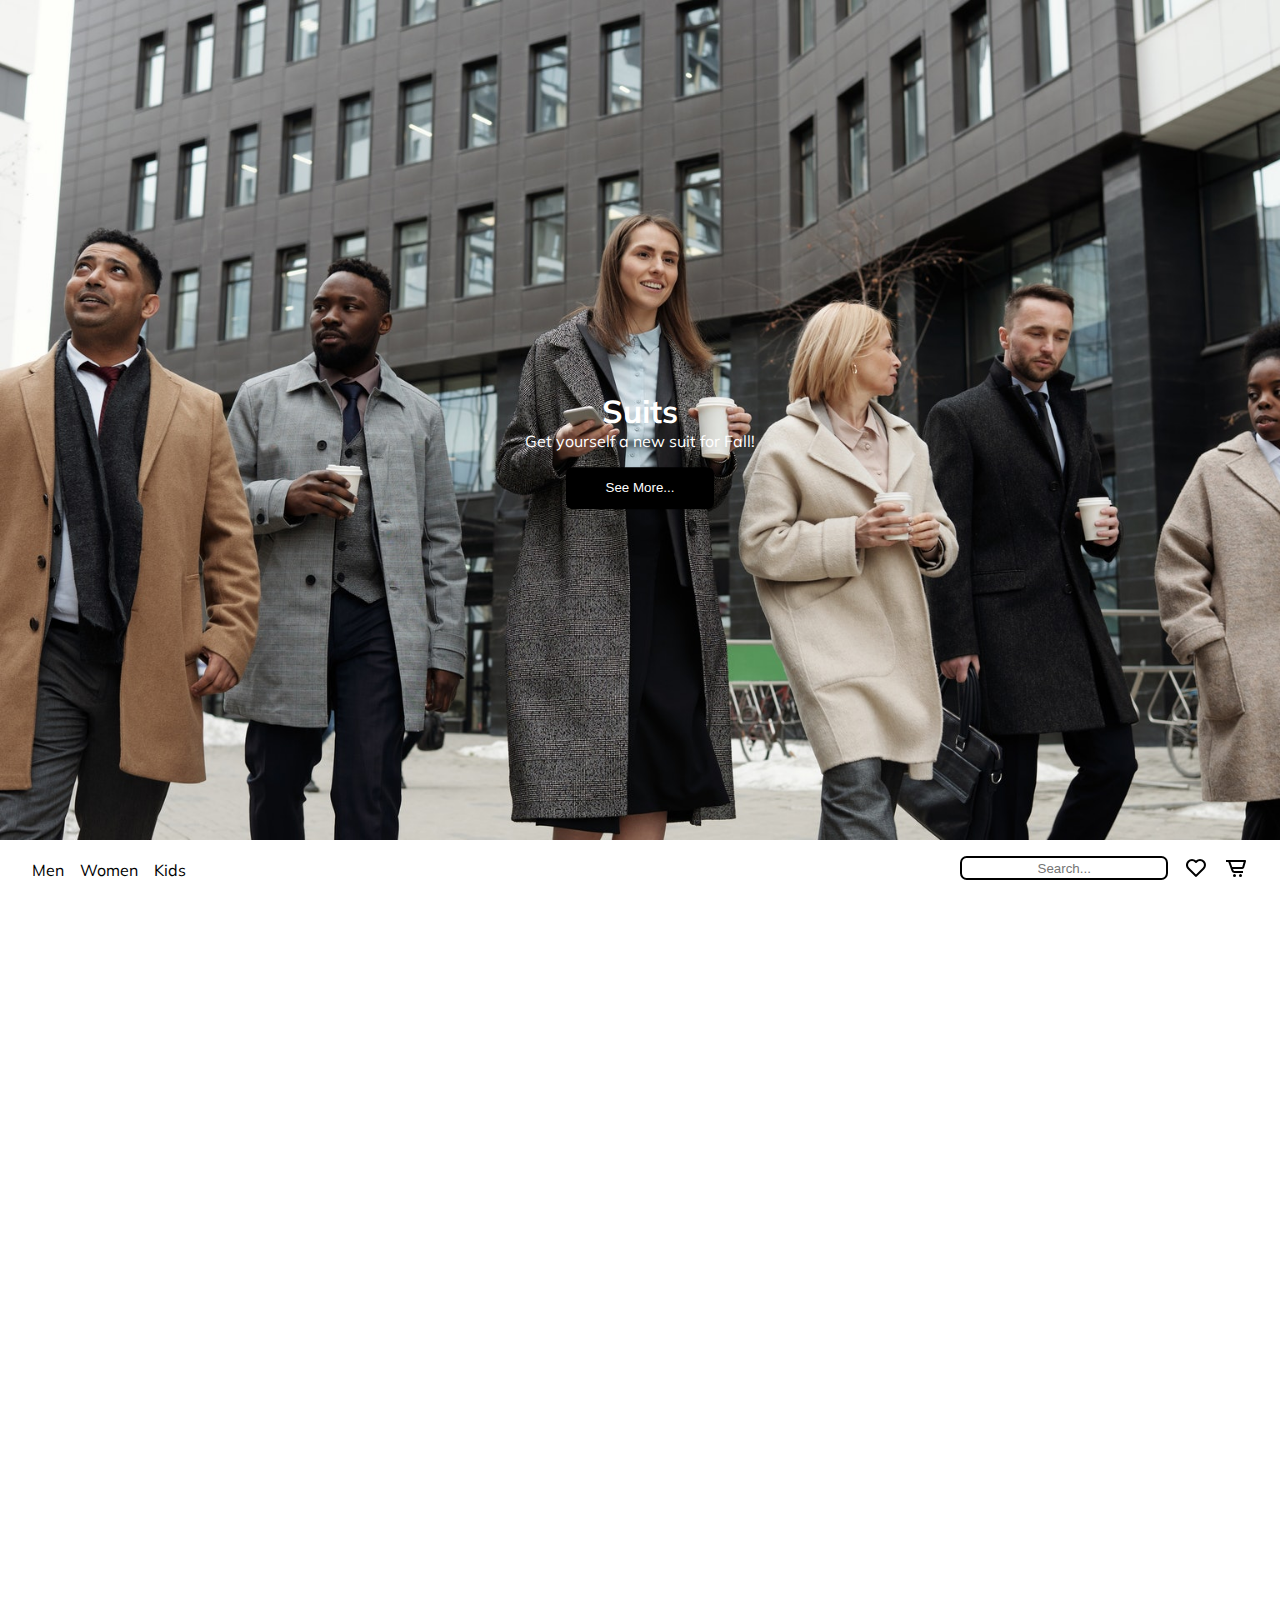
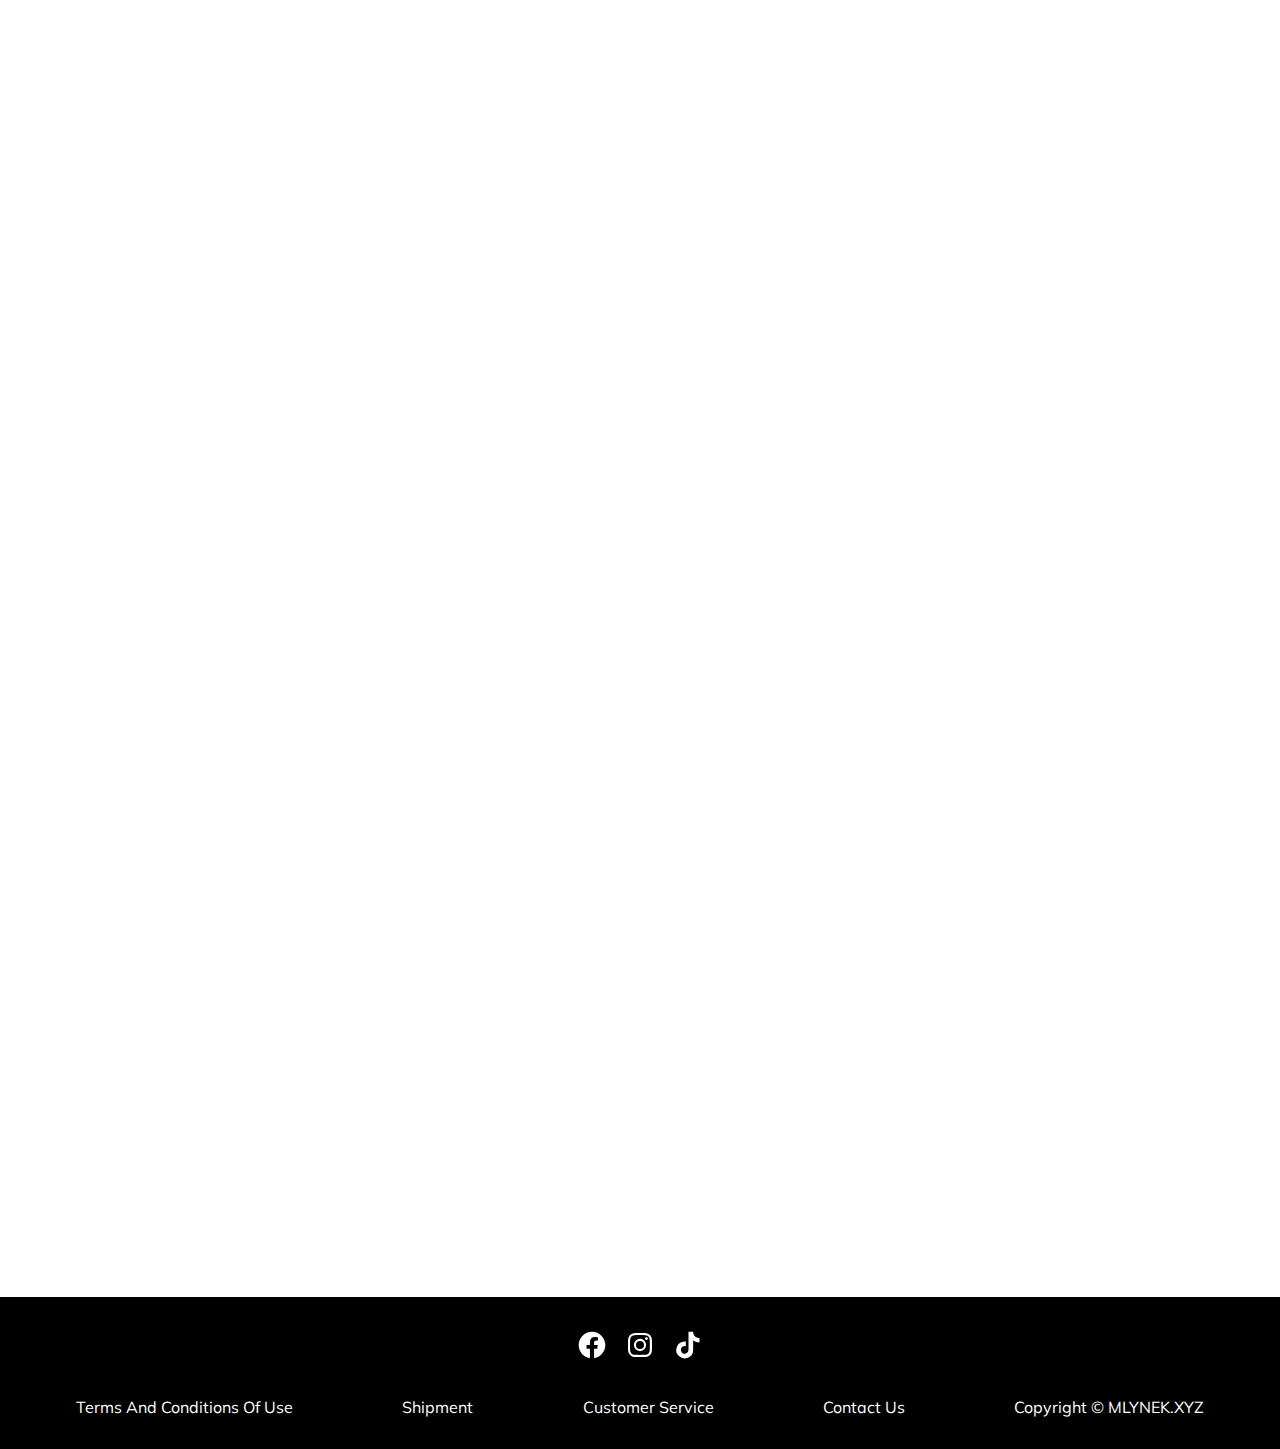
<file: index.html>
<!DOCTYPE html>
<html lang="en">
<head>
    <meta charset="UTF-8">
    <meta http-equiv="X-UA-Compatible" content="IE=edge">
    <meta name="viewport" content="width=device-width, initial-scale=1.0">
    <link rel="preconnect" href="https://fonts.googleapis.com">
    <link rel="preconnect" href="https://fonts.gstatic.com" crossorigin>
    <link rel="preconnect" href="https://fonts.googleapis.com">
    <link rel="preconnect" href="https://fonts.gstatic.com" crossorigin>
    <link href="https://fonts.googleapis.com/css2?family=Mulish:wght@200;400;600;700;900&display=swap" rel="stylesheet">
    <link rel="stylesheet" href="./assets/css/layout.css">
    <link rel="stylesheet" href="./assets/css/style.css">
    <link rel="stylesheet" href="./assets/css/home_page.css">
    <title>Document</title>
</head>
<body>
    <header style="background-image: url(./assets/images/pexels-august-de-richelieu-4427816.jpg);">
        <div class="header__content">
            <h1>Suits</h1>
            <p>Get yourself a new suit for Fall!</p>
            <button class="button-text">See More...</button>
        </div>  
        <nav>
            <div class="nav__container">
                <img class="nav__button" data-categoryid="main-categories" src="./assets/images/icons/bx-category.svg" alt="categories">
                <ul class="nav__bar nav__bar-left">
                    <li data-categoryid="men-wear" class="nav__button-text">Men</li>
                    <li data-categoryid="women-wear" class="nav__button-text">Women</li>
                    <li data-categoryid="kids-wear" class="nav__button-text">Kids</li>
                </ul>
                <a href=""><img class="nav__logo hidden" src="./assets/images/nike_logo.svg" alt="nike"></a>
                <ul class="nav__bar nav__bar-right">
                    <li>
                        <form action="">
                            <input type="text" name="search" id="search" placeholder="Search...">
                        </form>
                    </li>
                    <li><a href=""><img src="./assets/images/icons/bx-heart.svg" alt="Favorite"></a></li>
                    <li><a href=""><img src="./assets/images/icons/bx-cart.svg" alt="Cart"></a></li>
                </ul>
                <img class="nav__button" data-categoryid="login-bar" src="./assets/images/icons/bx-menu.svg" alt="categories">
            </div>
            <ul class="nav__details"></ul>
        </nav>
    </header>
    <section>
        <div class="container">
            <div class="section-title">
                <h1>Sale</h1>
                <p>Best products with the best prices!</p>
            </div>
            <div class="wrap">
                <div class="product-item">
                    <div class="product-cut">-30%</div>
                    <a href="/shopping_website/product.html"><img src="./assets/images/products/11-500x500.jpg" alt=""></a>
                    <div class="product-text"> 
                        <div class="add-to-cart-btn">
                            <img src="./assets/images/icons/bx-cart.svg" alt="dodaj do koszyka">
                            Add to Cart
                        </div>
                        <h4>Nike Jordan Mid Blue</h4>
                        <p>Lorem ipsum dolor sit amet consectetur adipisicing elit. Aspernatur, sequi...</p>
                    </div>
                </div>
                <div class="product-item">
                    <div class="product-cut">-30%</div>
                    <a href="/shopping_website/product.html"><img src="./assets/images/products/11-500x500.jpg" alt=""></a>
                    <div class="product-text">
                        <div class="add-to-cart-btn">
                            <img src="./assets/images/icons/bx-cart.svg" alt="dodaj do koszyka">
                            Add to Cart
                        </div>
                        <h4>Nike Jordan Mid Blue</h4>
                        <p>Lorem ipsum dolor sit amet consectetur adipisicing elit. Aspernatur, sequi...</p>
                    </div>
                </div>
                <div class="product-item">
                    <div class="product-cut">-30%</div>
                    <a href="/shopping_website/product.html"><img src="./assets/images/products/11-500x500.jpg" alt=""></a>
                    <div class="product-text">
                        <div class="add-to-cart-btn">
                            <img src="./assets/images/icons/bx-cart.svg" alt="dodaj do koszyka">
                            Add to Cart
                        </div>
                        <h4>Nike Jordan Mid Blue</h4>
                        <p>Lorem ipsum dolor sit amet consectetur adipisicing elit. Aspernatur, sequi...</p>
                    </div>
                </div>
            </div>
            <button class="button-text">See More...</button>
        </div>
    </section>
    <section>
        <div class="container">
            <div class="section-title">
                <h1>Best Sellers</h1>
                <p>Our clients like them the most!</p>
            </div>
            <div class="wrap">
                <div class="product-item">
                    <img src="./assets/images/products/11-500x500.jpg" alt="">
                    <div class="product-text">
                        <div class="add-to-cart-btn">
                            <img src="./assets/images/icons/bx-cart.svg" alt="dodaj do koszyka">
                            Add to Cart
                        </div>
                        <h4>Nike Jordan Mid Blue</h4>
                        <p>Lorem ipsum dolor sit amet consectetur adipisicing elit. Aspernatur, sequi...</p>
                    </div>
                </div>
                <div class="product-item">
                    <img src="./assets/images/products/11-500x500.jpg" alt="">
                    <div class="product-text">
                        <div class="add-to-cart-btn">
                            <img src="./assets/images/icons/bx-cart.svg" alt="dodaj do koszyka">
                            Add to Cart
                        </div>
                        <h4>Nike Jordan Mid Blue</h4>
                        <p>Lorem ipsum dolor sit amet consectetur adipisicing elit. Aspernatur, sequi...</p>
                    </div>
                </div>
                <div class="product-item">
                    <img src="./assets/images/products/11-500x500.jpg" alt="">
                    <div class="product-text">
                        <div class="add-to-cart-btn">
                            <img src="./assets/images/icons/bx-cart.svg" alt="dodaj do koszyka">
                            Add to Cart
                        </div>
                        <h4>Nike Jordan Mid Blue</h4>
                        <p>Lorem ipsum dolor sit amet consectetur adipisicing elit. Aspernatur, sequi...</p>
                    </div>
                </div>
            </div>
            <button class="button-text">See More...</button>
        </div>
    </section>
    <section>
        <div class="container">
            <div class="section-title">
                <h1>New Arrivals</h1>
                <p>Maybe you will find something interesting in this section!</p>
            </div>
            <div class="wrap">
                <div class="product-item">
                    <img src="./assets/images/products/11-500x500.jpg" alt="">
                    <div class="product-text">
                        <div class="add-to-cart-btn">
                            <img src="./assets/images/icons/bx-cart.svg" alt="dodaj do koszyka">
                            Add to Cart
                        </div>
                        <h4>Nike Jordan Mid Blue</h4>
                        <p>Lorem ipsum dolor sit amet consectetur adipisicing elit. Aspernatur, sequi...</p>
                    </div>
                </div>
                <div class="product-item">
                    <img src="./assets/images/products/11-500x500.jpg" alt="">
                    <div class="product-text">
                        <div class="add-to-cart-btn">
                            <img src="./assets/images/icons/bx-cart.svg" alt="dodaj do koszyka">
                            Add to Cart
                        </div>
                        <h4>Nike Jordan Mid Blue</h4>
                        <p>Lorem ipsum dolor sit amet consectetur adipisicing elit. Aspernatur, sequi...</p>
                    </div>
                </div>
                <div class="product-item">
                    <img src="./assets/images/products/11-500x500.jpg" alt="">
                    <div class="product-text">
                        <div class="add-to-cart-btn">
                            <img src="./assets/images/icons/bx-cart.svg" alt="dodaj do koszyka">
                            Add to Cart
                        </div>
                        <h4>Nike Jordan Mid Blue</h4>
                        <p>Lorem ipsum dolor sit amet consectetur adipisicing elit. Aspernatur, sequi...</p>
                    </div>
                </div>
            </div>
            <button class="button-text">See More...</button>
        </div>
    </section>
    <footer>
        <div class="container">
            <div class="footer-socials">
                <a href=""><img src="./assets/images/social-images/facebook.svg" alt="facebook"></a>
                <a href=""><img src="./assets/images/social-images/instagram.svg" alt="instagram"></a>
                <a href=""><img src="./assets/images/social-images/tiktok.svg" alt="tiktok"></a>
            </div>
            <div class="footer-shop">
                <div class="footer-text"><a href="">Terms And Conditions Of Use</a></div>
                <div class="footer-text"><a href="">Shipment</a></div>
                <div class="footer-text"><a href="">Customer Service</a></div>
                <div class="footer-text"><a href="">Contact Us</a></div>
                <div class="footer-text"><a href="http://mlynek.xyz/">Copyright &copy; MLYNEK.XYZ</a></div>
            </div>
        </div>
    </footer>
    <script src="./assets/js/navbar.js"></script>
    <script src="./assets/js/loading.js"></script>
    <script src="./assets/js/sticky_navbar.js"></script>
</body>
</html>
</file>
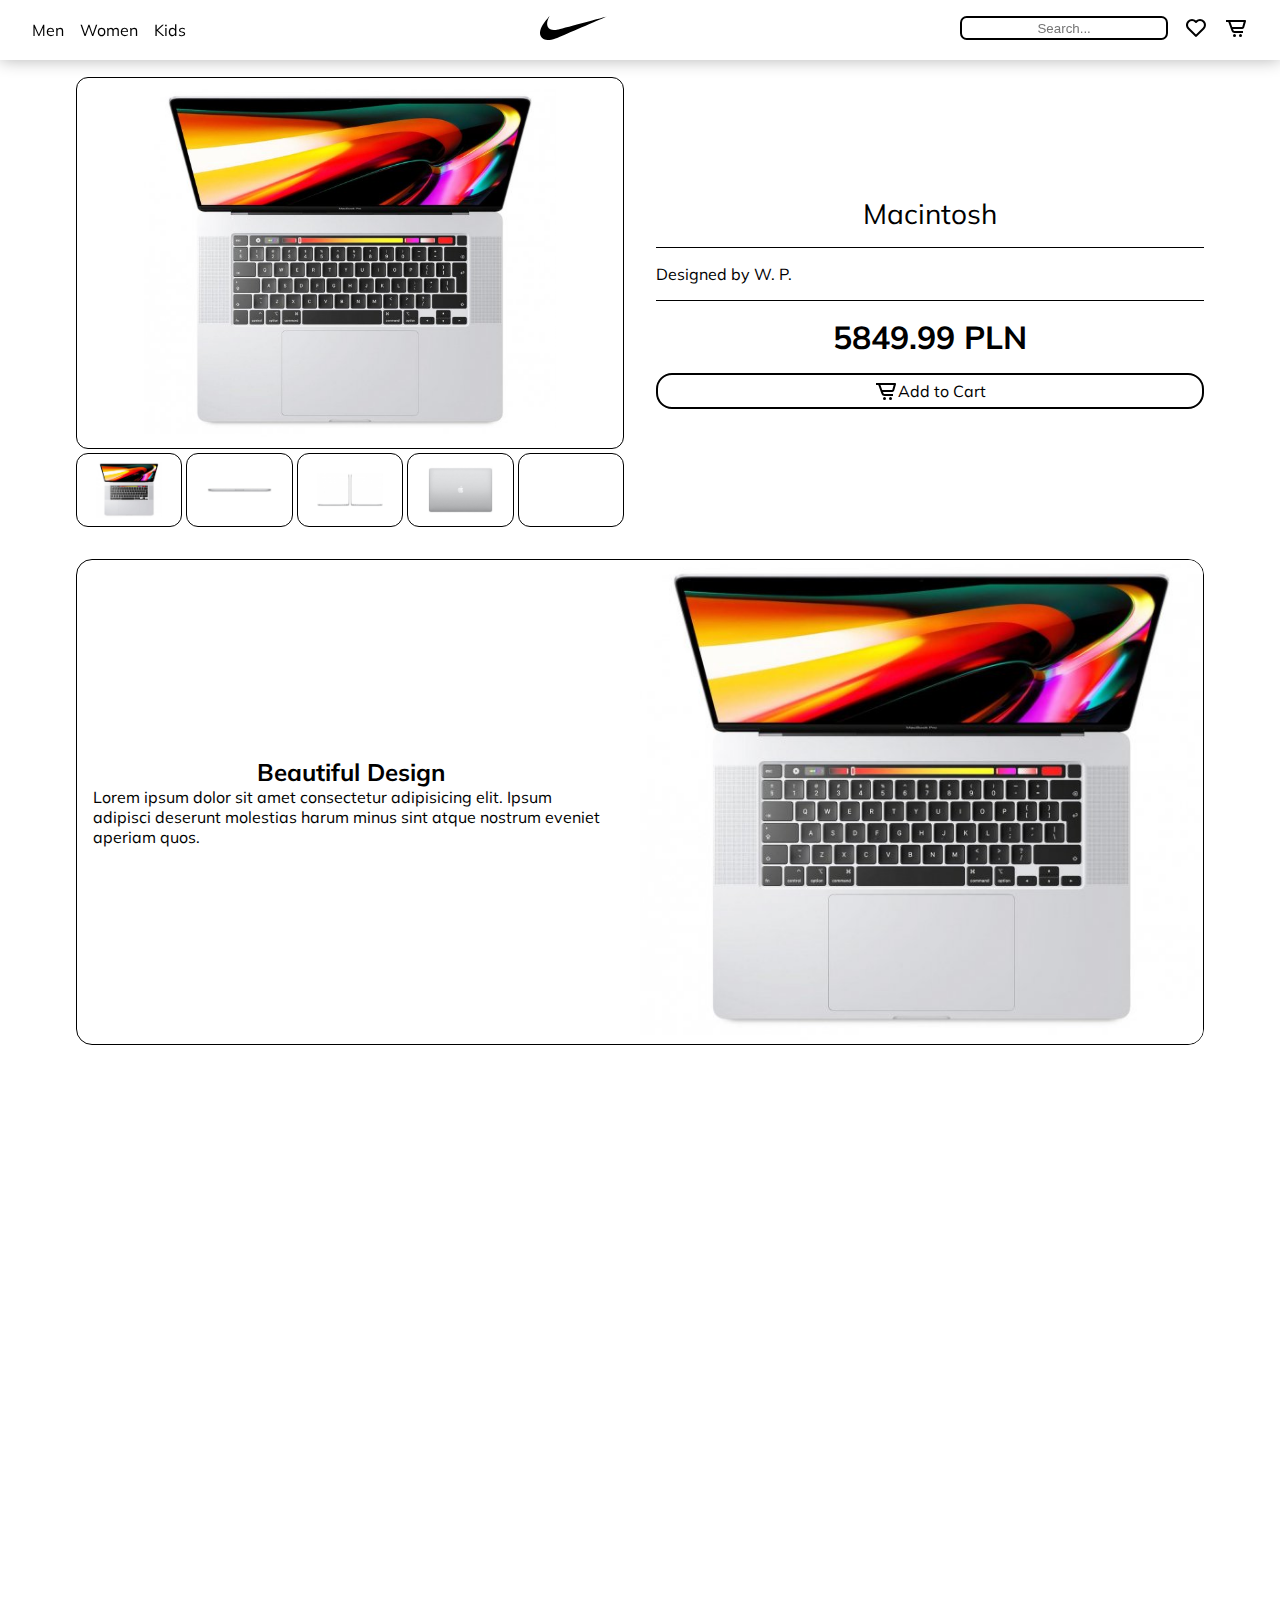
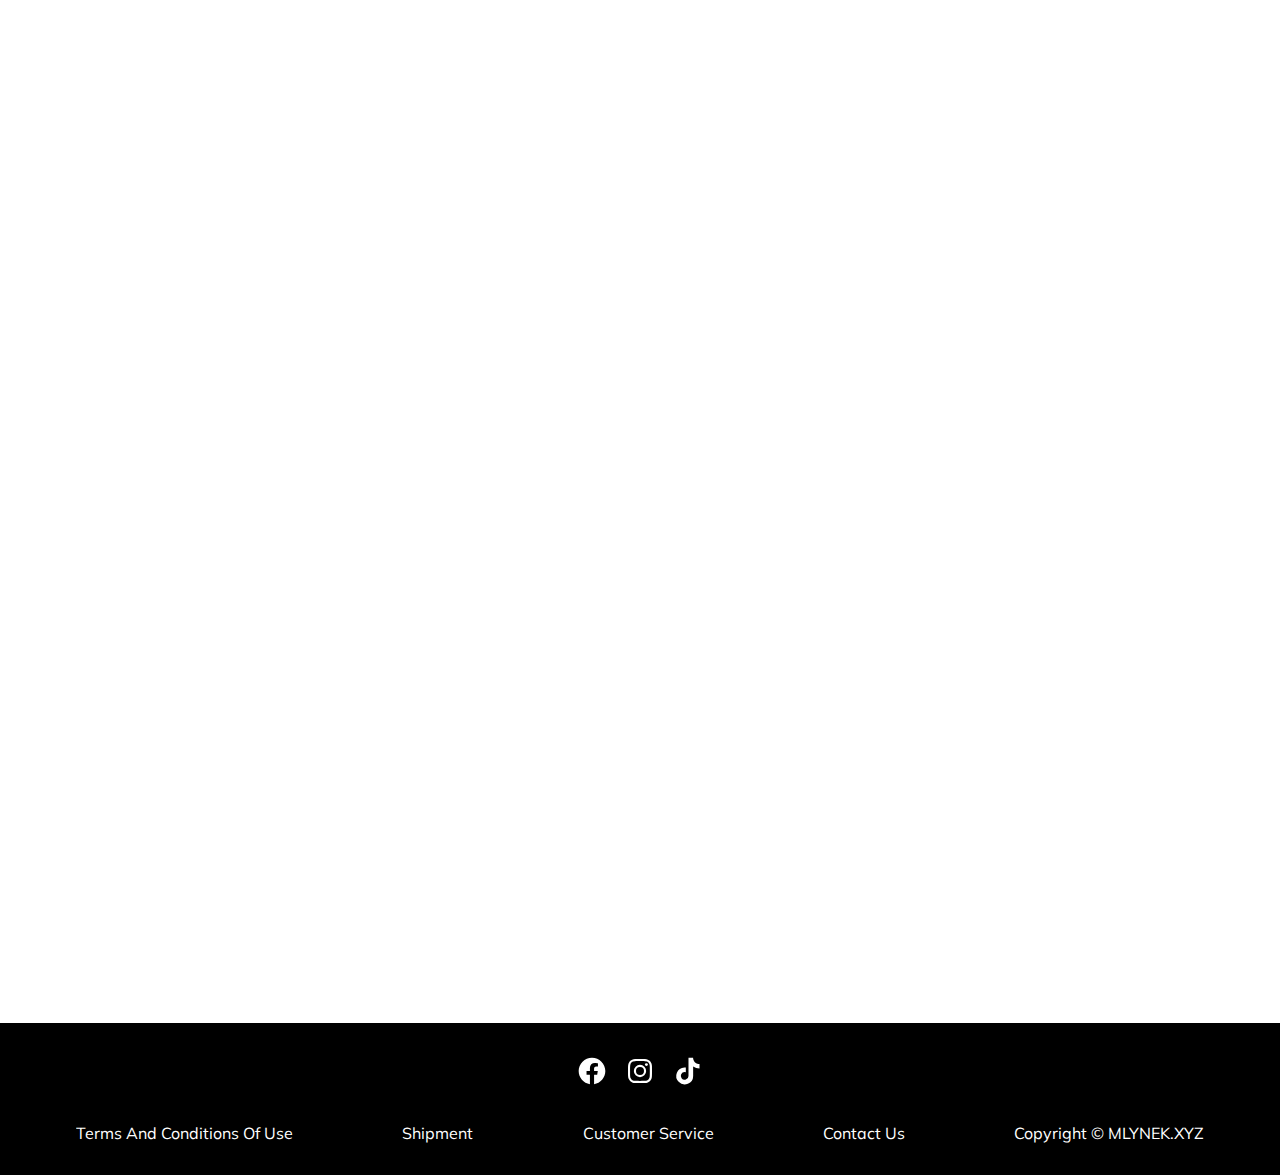
<file: product.html>
<!DOCTYPE html>
<html lang="en">

<head>
    <meta charset="UTF-8">
    <meta http-equiv="X-UA-Compatible" content="IE=edge">
    <meta name="viewport" content="width=device-width, initial-scale=1.0">
    <link rel="preconnect" href="https://fonts.googleapis.com">
    <link rel="preconnect" href="https://fonts.gstatic.com" crossorigin>
    <link rel="preconnect" href="https://fonts.googleapis.com">
    <link rel="preconnect" href="https://fonts.gstatic.com" crossorigin>
    <link href="https://fonts.googleapis.com/css2?family=Mulish:wght@200;400;600;700;900&display=swap" rel="stylesheet">
    <link rel="stylesheet" href="./assets/css/layout.css">
    <link rel="stylesheet" href="./assets/css/style.css">
    <link rel="stylesheet" href="./assets/css/product_page.css">
    <title>Document</title>
</head>

<body>
    <header>
        <nav class="nav__not_intersecting" style="position: fixed;">
            <div class="nav__container">
                <img class="nav__button" data-categoryid="main-categories" src="./assets/images/icons/bx-category.svg"
                    alt="categories">
                <ul class="nav__bar nav__bar-left">
                    <li data-categoryid="men-wear" class="nav__button-text">Men</li>
                    <li data-categoryid="women-wear" class="nav__button-text">Women</li>
                    <li data-categoryid="kids-wear" class="nav__button-text">Kids</li>
                </ul>
                <a href="./"><img class="nav__logo" src="./assets/images/nike_logo.svg" alt="nike"></a>
                <ul class="nav__bar nav__bar-right">
                    <li>
                        <form action="">
                            <input type="text" name="search" id="search" placeholder="Search...">
                        </form>
                    </li>
                    <li><a href=""><img src="./assets/images/icons/bx-heart.svg" alt="Favorite"></a></li>
                    <li><a href=""><img src="./assets/images/icons/bx-cart.svg" alt="Cart"></a></li>
                </ul>
                <img class="nav__button" data-categoryid="login-bar" src="./assets/images/icons/bx-menu.svg" alt="categories">
            </div>
            <ul class="nav__details"></ul>
        </nav>
    </header>
    <section>
        <div class="container">
            <div class="product__wrap">
                <div class="product__gallery">
                    <div class="product-img-main">
                        <img src="./assets/images/products/macos/pr_2020_6_9_10_46_24_892_00.jpg" alt="macos main image">
                    </div>
                    <div class="product-img-1">
                        <img src="./assets/images/products/macos/pr_2020_6_9_10_46_24_892_00.jpg" alt="macos main image">
                    </div>
                    <div class="product-img-2">
                        <img src="./assets/images/products/macos/pr_2019_11_14_12_21_18_104_01.jpg" alt="macos main image">
                    </div>
                    <div class="product-img-3">
                        <img src="./assets/images/products/macos/pr_2019_11_14_12_21_20_535_02.jpg" alt="macos main image">
                    </div>
                    <div class="product-img-4">
                        <img src="./assets/images/products/macos/pr_2019_11_14_12_21_23_255_03.jpg" alt="macos main image">
                    </div>
                    <div class="product-img-5">
                       
                    </div>
                </div>
                <div class="product__info">
                    <div class="product__info-title">Macintosh</div>
                    <div class="divider"></div>
                    <div class="product__info-desc">Designed by W. P.</div>
                    <div class="divider"></div>
                    <div class="product-info-price">
                        <div class="product-price">5849.99 PLN</div>
                        <div class="add-to-cart-btn">
                            <img src="./assets/images/icons/bx-cart.svg" alt="dodaj do koszyka">
                            Add to Cart
                        </div>
                    </div>
                </div>
            </div>
        </div>
    </section>
    <div class="product-sliders">
        <div class="container">
            <div class="product-desc-wrap bg-white slide-right">
                <div class="product-desc-text">
                    <h2>Beautiful Design</h2>
                    <p>Lorem ipsum dolor sit amet consectetur adipisicing elit. Ipsum adipisci deserunt molestias harum minus
                        sint
                        atque nostrum eveniet aperiam quos.</p>
                </div>
                <img src="./assets/images/products/macos/pr_2020_6_9_10_46_24_892_00.jpg" alt="section image">
            </div>
            <div class="product-desc-wrap bg-white slide-left">
                <div class="product-desc-text">
                    <h2>8-core CPU We’re on a power chip.</h2>
                    <p>The M1 chip makes MacBook Pro outrageously fast and powerful. Its 8‑core CPU rips through complex
                        workflows and heavy
                        workloads, with up to 2.8x faster processing performance than the previous generation2 — all with
                        unbelievable energy
                        efficiency.</p>
                </div>
                <img src="./assets/images/products/macos/processor__t4s51e0n7giy_medium.png" alt="section image">
            </div>
            <div class="product-desc-wrap bg-white slide-right">
                <div class="product-desc-text">
                    <h2>The power of macOS Big Sur on M1.</h2>
                    <p>Developed to unlock the potential of the M1 chip, macOS Big Sur transforms Mac with major performance
                        benefits and so
                        much more. Powerful updates for apps. A beautiful new design. Industry-leading privacy features and
                        best‑in‑class
                        security. It’s our most powerful software ever — running on our most advanced hardware yet.</p>
                </div>
                <img src="./assets/images/products/macos/macos__3zitq287xeae_large.png" alt="section image">
            </div>
        </div>
    </div>
    <section>
        <div class="container">
            <div class="section-title">
                <h1>Details</h1>
                <p>Lorem, ipsum dolor sit amet consectetur adipisicing elit. Ullam, ipsum.</p>
            </div>
            <table class="product-table">
                <tbody>
                    <tr>
                        <td>Procesor</td>
                        <td>i9-9900k</td>
                    </tr>
                    <tr>
                        <td>Procesor</td>
                        <td>i9-9900k</td>
                    </tr>
                    <tr>
                        <td>Procesor</td>
                        <td>i9-9900k</td>
                    </tr>
                    <tr>
                        <td>Procesor</td>
                        <td>i9-9900k</td>
                    </tr>
                    <tr>
                        <td>Procesor</td>
                        <td>i9-9900k</td>
                    </tr>
                    <tr>
                        <td>Procesor</td>
                        <td>i9-9900k</td>
                    </tr>
                </tbody>
            </table>
        </div>
    </section>
    <section>
        <div class="container">
            <div class="section-title">
                <h1>FAQ</h1>
                <p>Frequently Asked Questions</p>
            </div>
            <div class="collapsible">
                <div class="collapsible-title">
                    <h4>Lorem ipsum dolor sit amet?</h4>
                    <img class="faq__button" src="./assets/images/icons/bx-left-arrow.svg" alt="open or close faq question">
                </div>
                <p class="collapsible-text hidden">
                    Lorem ipsum dolor sit amet consectetur adipisicing elit. Iusto consequuntur voluptatem rem dolore debitis enim sapiente eveniet nemo vitae corporis.
                </p>
            </div>
            <div class="collapsible">
                <div class="collapsible-title">
                    <h4>Lorem ipsum dolor sit amet?</h4>
                    <img class="faq__button" src="./assets/images/icons/bx-left-arrow.svg" alt="open or close faq question">
                </div>
                <p class="collapsible-text hidden">
                    Lorem ipsum dolor sit amet consectetur adipisicing elit. Iusto consequuntur voluptatem rem dolore debitis enim sapiente eveniet nemo vitae corporis.
                </p>
            </div>
            <div class="collapsible">
                <div class="collapsible-title">
                    <h4>Lorem ipsum dolor sit amet?</h4>
                    <img class="faq__button" src="./assets/images/icons/bx-left-arrow.svg" alt="open or close faq question">
                </div>
                <p class="collapsible-text hidden">
                    Lorem ipsum dolor sit amet consectetur adipisicing elit. Iusto consequuntur voluptatem rem dolore debitis enim sapiente eveniet nemo vitae corporis.
                </p>
            </div>
        </div>
    </section>
    <footer>
        <div class="container">
            <div class="footer-socials">
                <a href=""><img src="./assets/images/social-images/facebook.svg" alt="facebook"></a>
                <a href=""><img src="./assets/images/social-images/instagram.svg" alt="instagram"></a>
                <a href=""><img src="./assets/images/social-images/tiktok.svg" alt="tiktok"></a>
            </div>
            <div class="footer-shop">
                <div class="footer-text"><a href="">Terms And Conditions Of Use</a></div>
                <div class="footer-text"><a href="">Shipment</a></div>
                <div class="footer-text"><a href="">Customer Service</a></div>
                <div class="footer-text"><a href="">Contact Us</a></div>
                <div class="footer-text"><a href="http://mlynek.xyz/">Copyright &copy; MLYNEK.XYZ</a></div>
            </div>
        </div>
    </footer>
    <script src="./assets/js/navbar.js"></script>
    <script src="./assets/js/loading.js"></script>
    <script src="./assets/js/faq_listeners.js"></script>
    <script src="./assets/js/product_slider_loader.js"></script>
    <script src="./assets/js/product_gallery.js"></script>
</body>
</html>
</file>
<file: assets/css/layout.css>
nav {
  width: 100%;
  bottom: 0;
  position: absolute;
  background-color: white;
  display: flex;
  flex-direction: column;
  justify-content: space-between;
}
.nav__logo.hidden {
  display: none;
}
.nav__not_intersecting {
  top: 0;
  bottom: unset;
  clip-path: none;
  position: fixed;
  box-shadow: 0px 0px 1em 0px rgba(0, 0, 0, 0.3);
  z-index: 999;
}
.nav__logo {
  height: 1.5em;
  width: auto;
}
.nav__container {
  padding: 1em 2em;
  display: flex;
  justify-content: space-between;
  align-items: center;
}
.nav__bar {
  list-style: none;
  display: none;
  gap: 1em;
}
.nav__bar li {
  cursor: pointer;
}
.nav__button {
  cursor: pointer;
}
.nav__details {
  border-top: 1px solid black;
  list-style: none;
  width: 100%;
  display: none;
  align-items: center;
  gap: 1em;
  padding: 1em 2em;
}
.nav__details.active {
  display: flex;
}
.nav__button_categories {
  cursor: pointer;
}
.nav__details li {
  cursor: pointer;
}
form input {
  text-align: center;
  padding: 0.2em 1em;
  border-radius: 0.5em;
  border: 2px solid black;
}
form input:focus {
  text-align: left;
}
/* END OF NAV */
/* FOOTER */
footer {
  padding: 2em 0;
  background-color: black;
}
.footer-shop {
  color: white;
  display: flex;
  justify-content: space-between;
  flex-direction: column;
  gap: 1em;
}
.footer-socials {
  padding: 0 0 2em 0;
  display: flex;
  justify-content: center;
  gap: 1em;
}
.footer-socials img {
  position: relative;
  width: 2em;
}
.footer-text a {
  color: white;
  text-decoration: none;
}
@media (min-width: 700px) {
  .nav__button {
    display: none;
  }

  .nav__bar-left {
    display: flex;
  }
  .nav__bar-right {
    display: flex;
  }
  .footer-shop {
    flex-direction: row;
    gap: 1em;
  }
}
</file>
<file: assets/css/style.css>
*,
*::after,
*::before {
  margin: 0;
  padding: 0;
  box-sizing: border-box;
}
body {
  font-family: "Mulish", sans-serif;
}
section {
  padding: 2rem 1em;
  transform: translateY(5rem);
  transition: 1s;
  opacity: 0;
}
.loadedSection {
  transform: translateY(0);
  opacity: 1;
}
button.button-text {
  margin: 1rem 0 0 0;
  background-color: black;
  border: none;
  color: white;
  padding: 1em 3em;
  outline: none;
  cursor: pointer;
  border-radius: 0.5em;
}
button.button-text:hover {
  box-shadow: 0em 0em 1em 0.3em rgba(0, 0, 0, 0.3);
}
.container {
  max-width: 70.5rem;
  margin: 0 auto;
  text-align: center;
  overflow-x: hidden;
}
@media (min-width: 700px) {
  section {
    padding: 2rem 1em;
  }
}
</file>
<file: assets/css/home_page.css>
header {
  width: 100%;
  min-height: 100vh;
  background-position: center;
  background-size: cover;
}
header .header__content {
  position: absolute;
  top: 50%;
  left: 50%;
  transform: translate(-50%, -50%);
  text-align: center;
  color: white;
}
.section-title {
  margin: 0 0 2rem 0;
}
.section-title h1 {
  text-transform: uppercase;
  font-weight: 700;
  letter-spacing: 0.175em;
}
.wrap {
  display: flex;
  flex-wrap: wrap;
  flex-direction: column;
  gap: 2em;
  justify-content: center;
}
.product-item {
  cursor: pointer;
  position: relative;
  flex-basis: 32%;
  height: auto;

  border-radius: 0.5em;
  border: 2px solid black;
}
.product-item img {
  position: relative;
  width: 100%;
  height: 35ch;
  border-radius: 0.5em;
  object-fit: cover;
}
.product-item .product-text {
  border-top: 2px solid black;
  padding: 1em;
  overflow: hidden;
}
.add-to-cart-btn {
  background-color: white;
  border: 2px solid black;
  border-radius: 1em;
  position: absolute;
  display: flex;
  padding: 0.25em 1.5em;
  align-items: center;
  top: -1em;
  left: 50%;
  transform: translateX(-50%);
  z-index: 999;
}
.add-to-cart-btn:hover {
  box-shadow: 0em 0em 1em 0.3em rgba(0, 0, 0, 0.3);
}
.add-to-cart-btn img {
  width: 1.5em;
  height: 1.5em;
}
.product-cut {
  transform: rotate(20deg);
  position: absolute;
  z-index: 5;
  width: 5.5ch;
  height: 5.5ch;
  display: flex;
  color: white;
  font-weight: 400;
  box-shadow: 3px 2px 5px 0px rgba(0, 0, 0, 0.6);
  justify-content: center;
  align-items: center;
  background-color: red;
  right: 0;
  top: 0;
  margin: 0.5em 0.5em 0 0;
  border-radius: 50%;
}
@media (min-width: 700px) {
  .product-item {
    flex-basis: 40%;
  }
  section {
    padding: 2rem 1em;
  }
  .wrap {
    flex-direction: row;
  }
}

@media (min-width: 800px) {
  .product-item {
    flex-basis: 31%;
  }
}
</file>
<file: assets/css/product_page.css>
body > section {
  margin-top: 5vh;
}
body > section ~ section {
  margin-top: 0;
}
.product__wrap {
  display: flex;
  flex-direction: column;
  gap: 1em;
}
.product__gallery {
  flex-basis: 50%;
  max-height: 50vh;
  width: 100%;
  display: grid;
  grid-template-columns: repeat(5, 1fr);
  grid-template-rows: 5fr 1fr;
  gap: 0.25em;
}
.product-img-main {
  grid-column: 1 / 6;
  grid-row: 1 / 2;
}
.product-img-main img {
  transition: transform 0.25s ease-in;
}
.product-img-main:hover img {
  transform: scale(1.25);
}
.product__gallery > * {
  padding: 0.5em;
  border: 1px solid black;
  border-radius: 0.75em;
  overflow: hidden;
  cursor: pointer;
}
.product__gallery img {
  position: relative;
  width: 100%;
  height: 100%;
  object-fit: contain;
}
.product__info {
  flex-basis: 50%;
}
.product__info-title {
  color: black;
  font-size: 1.75em;
  text-align: center;
}
.product__info-desc {
  text-align: left;
}
.divider {
  margin: 1em 0;
  height: 1px;
  width: 100%;
  background: black;
}
.product-info-price {
  display: flex;
  flex-direction: column;
  justify-content: center;
  gap: 1em;
}
.add-to-cart-btn {
  background-color: white;
  border: 2px solid black;
  border-radius: 1em;
  display: flex;
  padding: 0.25em 1.5em;
  align-items: center;
  justify-content: center;
}
.add-to-cart-btn:hover {
  box-shadow: 0em 0em 1em 0.3em rgba(0, 0, 0, 0.3);
}
.add-to-cart-btn img {
  width: 1.5em;
  height: 1.5em;
}
.product-price {
  font-size: 2em;
  font-weight: 700;
}
.product-desc-wrap {
  display: flex;
  flex-direction: column;
  gap: 1em;
  margin-bottom: 1em;
  overflow: hidden;
  transition: 3s;
}
.product-desc-wrap img {
  position: relative;
  height: auto;
  object-fit: contain;
  width: 100%;
  flex-basis: 50%;
}
.bg-white {
  border: 1px solid black;
  border-radius: 1em;
}
.product-desc-text {
  padding: 1em;
  flex-basis: 50%;
}
.product-desc-text p {
  text-align: left;
}
.section-title {
  margin: 0 0 2rem 0;
}
.section-title h1 {
  text-transform: uppercase;
  font-weight: 700;
  letter-spacing: 0.175em;
}
.product-table {
  position: relative;
  overflow: hidden;
  position: relative;
  border-collapse: collapse;
  font-size: 0.9em;
  width: 100%;
}
.product-table td {
  padding: 0.5em;
  flex-basis: 50%;
}
.product-table td:first-child {
  background: rgb(230, 230, 230);
  font-weight: bold;
}
.product-table tr {
  display: flex;
  flex-direction: column;
  text-overflow: ellipsis;
  border: 1px solid black;
  border-bottom: none;
}
.product-table tr:last-child {
  border-bottom: 1px solid black;
}
.product-sliders {
  margin: 1em;
}
.collapsible {
  border: 1px solid black;
  border-radius: 1em;
  margin-bottom: 0.5em;
  cursor: pointer;
  overflow: hidden;
}
.collapsible:last-child {
  margin-bottom: 0;
}
.collapsible-title {
  display: flex;
  justify-content: space-between;
  background: rgb(230, 230, 230);
  padding: 0.5em;
}
.collapsible-text.hidden {
  display: none;
  text-align: left;
}
.collapsible-text {
  text-align: left;
  padding: 1em;
}
.faq__button {
  transform: rotate(-90deg);
}
.faq__button.active {
  transform: rotate(-270deg);
}

@media (min-width: 700px) {
  .product__wrap {
    flex-direction: row;
    align-items: center;
    gap: 2em;
  }
  .product-desc-wrap {
    flex-direction: row;
    align-items: center;
    justify-content: center;
    text-align: center;
  }
  .product-desc-text {
    flex-basis: 50%;
  }
  .product-desc-wrap img {
    width: 50%;
  }
  .product-table tr {
    flex-direction: row;
  }
  .slide-right {
    transform: translateX(-100%);
    opacity: 0;
  }
  .slide-left {
    opacity: 0;
    transform: translateX(100%);
  }
  .product-sliders {
    margin: 0;
  }
}
</file>
